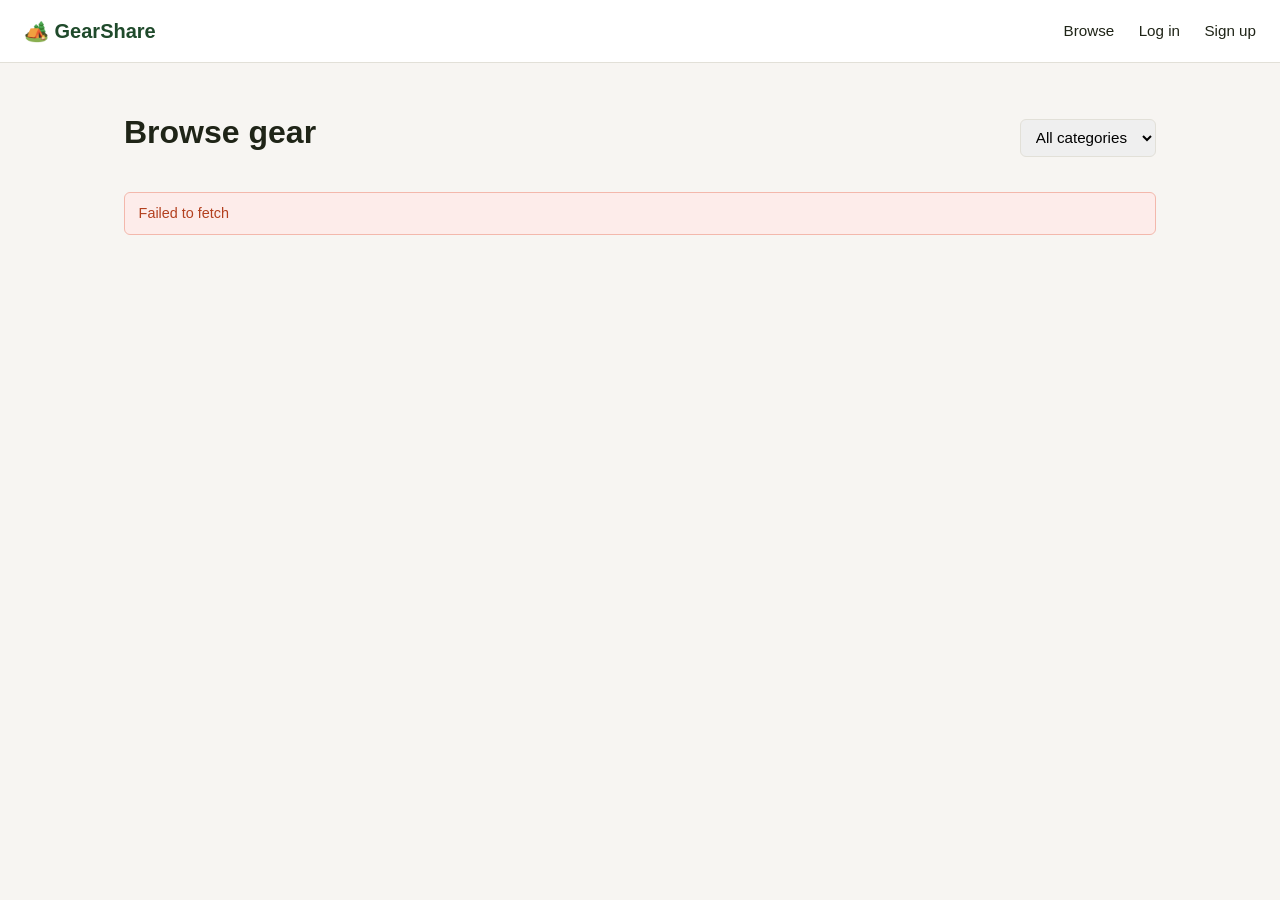
<file: web/index.html>
<!DOCTYPE html>
<html lang="en">
<head>
  <meta charset="UTF-8" />
  <meta name="viewport" content="width=device-width, initial-scale=1.0" />
  <title>GearShare — Browse Gear</title>
  <link rel="stylesheet" href="css/styles.css" />
</head>
<body>
  <header class="site-header">
    <a class="brand" href="index.html">🏕️ GearShare</a>
    <nav class="site-nav" id="site-nav"></nav>
  </header>

  <main>
    <div class="section-title">
      <h1>Browse gear</h1>
      <select id="category-filter">
        <option value="">All categories</option>
      </select>
    </div>

    <p id="error" class="error-message" hidden></p>
    <div id="listings" class="grid"></div>
  </main>

  <script src="js/api.js"></script>
  <script src="js/auth.js"></script>
  <script>
    async function loadCategories() {
      try {
        const cats = await GearShare.listCategories();
        const select = document.getElementById("category-filter");
        cats.forEach((c) => {
          const opt = document.createElement("option");
          opt.value = c.id;
          opt.textContent = c.name;
          select.appendChild(opt);
        });
      } catch (err) {
        console.error("failed to load categories", err);
      }
    }

    function renderListing(item) {
      const card = document.createElement("a");
      card.href = `listing.html?id=${item.listing_id}`;
      card.className = "card listing-card";
      card.style.textDecoration = "none";
      card.style.color = "inherit";
      card.innerHTML = `
        <h3>${item.title}</h3>
        <div class="meta">${item.category_name} · listed by ${item.owner_name}</div>
        <div class="meta">★ ${item.avg_rating.toFixed(1)} (${item.review_count} reviews)</div>
        <div class="price">$${(item.price_per_day_cents / 100).toFixed(2)} / day</div>
      `;
      return card;
    }

    async function loadListings() {
      const container = document.getElementById("listings");
      const errorBox = document.getElementById("error");
      try {
        // GET /api/v1/listings is served by the JOIN-optimized feed query
        // (internal/listing/query_optimized.go) with ETag/Cache-Control
        // headers — a repeat load within 30s can come back as a 304.
        const items = await GearShare.listListings(40, 0);
        container.innerHTML = "";
        if (!items || items.length === 0) {
          container.innerHTML = '<p class="muted">No gear listed yet. <a href="register.html">Sign up as an owner</a> to list something.</p>';
          return;
        }
        items.forEach((item) => container.appendChild(renderListing(item)));
      } catch (err) {
        errorBox.textContent = err.message;
        errorBox.hidden = false;
      }
    }

    loadCategories();
    loadListings();
  </script>
</body>
</html>
</file>
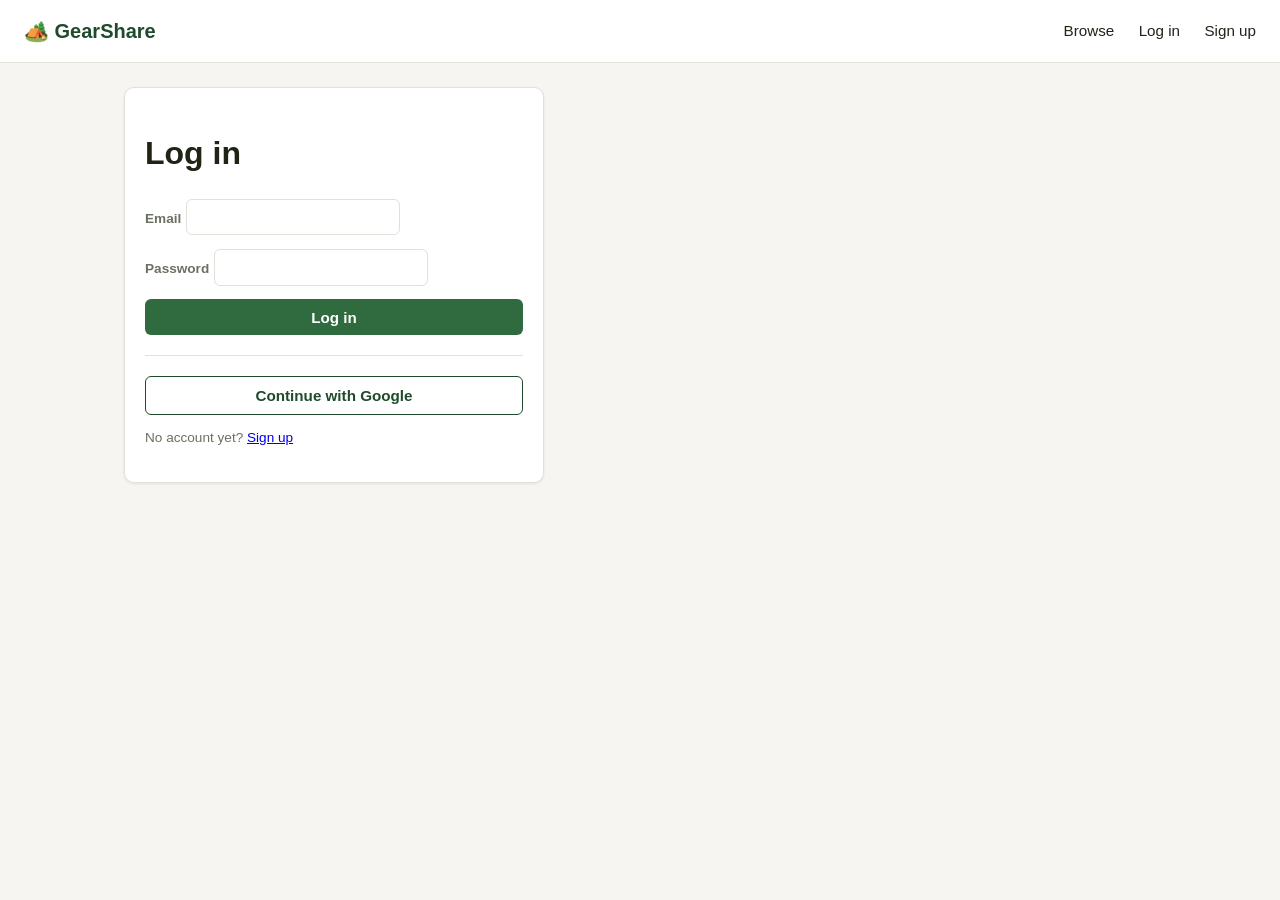
<file: web/booking.html>
<!DOCTYPE html>
<html lang="en">
<head>
  <meta charset="UTF-8" />
  <meta name="viewport" content="width=device-width, initial-scale=1.0" />
  <title>GearShare — Book Gear</title>
  <link rel="stylesheet" href="css/styles.css" />
</head>
<body>
  <header class="site-header">
    <a class="brand" href="index.html">🏕️ GearShare</a>
    <nav class="site-nav" id="site-nav"></nav>
  </header>

  <main>
    <div class="card" style="max-width:460px;">
      <h1>Request a booking</h1>
      <p id="listing-summary" class="muted"></p>
      <p id="error" class="error-message" hidden></p>
      <p id="success" class="badge approved" hidden></p>

      <form class="stack" id="booking-form">
        <div>
          <label for="start_date">Start date</label>
          <input id="start_date" type="date" required />
        </div>
        <div>
          <label for="end_date">End date</label>
          <input id="end_date" type="date" required />
        </div>
        <button type="submit">Request booking</button>
      </form>
    </div>
  </main>

  <script src="js/api.js"></script>
  <script src="js/auth.js"></script>
  <script>
    GearShareAuth.requireAuth();

    const params = new URLSearchParams(window.location.search);
    const listingId = params.get("listing_id");

    async function loadSummary() {
      try {
        const item = await GearShare.getListing(listingId);
        document.getElementById("listing-summary").textContent =
          `${item.title} — $${(item.price_per_day_cents / 100).toFixed(2)}/day`;
      } catch (err) {
        console.error(err);
      }
    }
    loadSummary();

    document.getElementById("booking-form").addEventListener("submit", async (e) => {
      e.preventDefault();
      const errorBox = document.getElementById("error");
      const successBox = document.getElementById("success");
      errorBox.hidden = true;
      successBox.hidden = true;
      try {
        const booking = await GearShare.createBooking(
          Number(listingId),
          document.getElementById("start_date").value,
          document.getElementById("end_date").value
        );
        successBox.textContent = `Booking #${booking.id} requested — total $${(booking.total_price_cents / 100).toFixed(2)}. Waiting on owner approval.`;
        successBox.hidden = false;
        document.getElementById("booking-form").reset();
      } catch (err) {
        errorBox.textContent = err.message;
        errorBox.hidden = false;
      }
    });
  </script>
</body>
</html>
</file>
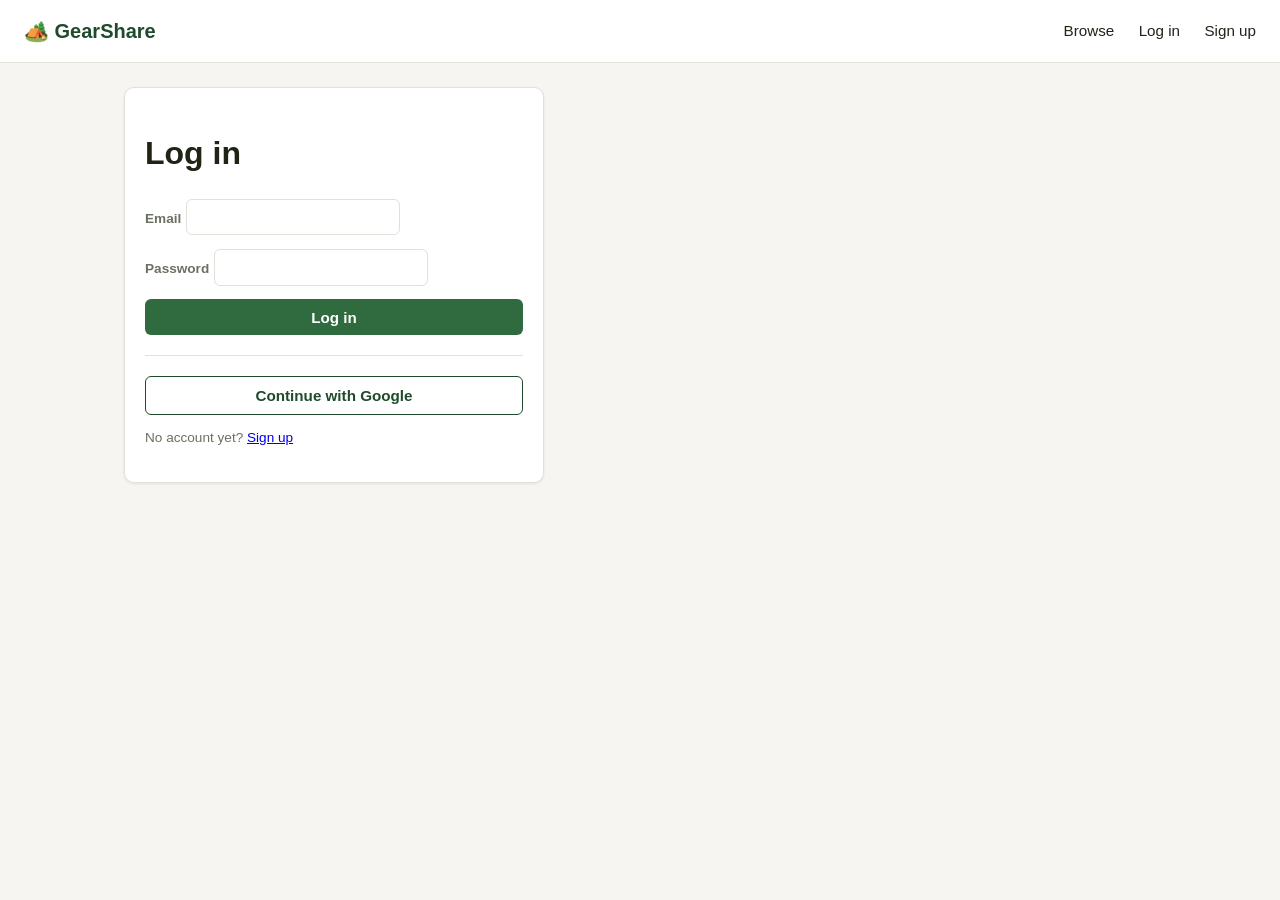
<file: web/dashboard.html>
<!DOCTYPE html>
<html lang="en">
<head>
  <meta charset="UTF-8" />
  <meta name="viewport" content="width=device-width, initial-scale=1.0" />
  <title>GearShare — Owner Dashboard</title>
  <link rel="stylesheet" href="css/styles.css" />
</head>
<body>
  <header class="site-header">
    <a class="brand" href="index.html">🏕️ GearShare</a>
    <nav class="site-nav" id="site-nav"></nav>
  </header>

  <main>
    <div class="section-title">
      <h1>Your bookings</h1>
      <span class="muted"><span class="live-dot" id="live-dot"></span><span id="live-status">connecting…</span></span>
    </div>
    <p id="error" class="error-message" hidden></p>
    <div id="bookings" class="grid"></div>
  </main>

  <script src="js/api.js"></script>
  <script src="js/auth.js"></script>
  <script src="js/sse.js"></script>
  <script src="js/polling.js"></script>
  <script>
    GearShareAuth.requireAuth();

    const bookingsById = new Map();

    function setLiveStatus(on, text) {
      document.getElementById("live-dot").classList.toggle("on", on);
      document.getElementById("live-status").textContent = text;
    }

    function renderBooking(b) {
      const card = document.createElement("div");
      card.className = "card";
      card.id = `booking-${b.id}`;
      card.innerHTML = `
        <div class="section-title">
          <strong>Booking #${b.id}</strong>
          <span class="badge ${b.status}">${b.status}</span>
        </div>
        <div class="meta">Listing #${b.listing_id} · ${b.start_date} → ${b.end_date}</div>
        <div class="price">$${(b.total_price_cents / 100).toFixed(2)}</div>
        ${b.status === "requested" ? `
          <div style="margin-top:0.6rem;display:flex;gap:0.5rem;">
            <button onclick="approve(${b.id})">Approve</button>
            <button class="danger" onclick="reject(${b.id})">Reject</button>
          </div>` : ""}
      `;
      return card;
    }

    function upsertBooking(b) {
      bookingsById.set(b.id, b);
      const container = document.getElementById("bookings");
      const existing = document.getElementById(`booking-${b.id}`);
      const card = renderBooking(b);
      if (existing) existing.replaceWith(card);
      else container.prepend(card);
    }

    async function approve(id) {
      try { upsertBooking(await GearShare.approveBooking(id)); } catch (err) { alert(err.message); }
    }
    async function reject(id) {
      try { upsertBooking(await GearShare.rejectBooking(id)); } catch (err) { alert(err.message); }
    }

    async function loadInitialBookings() {
      try {
        const bookings = await GearShare.listMyBookings();
        bookings.forEach(upsertBooking);
      } catch (err) {
        document.getElementById("error").textContent = err.message;
        document.getElementById("error").hidden = false;
      }
    }
    loadInitialBookings();

    // Real-time: SSE is the primary transport (internal/realtime/sse.go).
    // If EventSource itself isn't available in this browser, fall back to
    // long-polling per booking (internal/realtime/polling.go) — the
    // requirement checklist's "long/short polling" fallback path.
    if (window.EventSource) {
      GearShareSSE.watchBookingEvents({
        onOpen: () => setLiveStatus(true, "live"),
        onUpdate: (b) => upsertBooking(b),
        onError: () => setLiveStatus(false, "reconnecting…"),
      });
    } else {
      setLiveStatus(false, "polling (no SSE support)");
      bookingsById.forEach((_, id) => GearSharePolling.pollBooking(id, { onUpdate: upsertBooking }));
    }
  </script>
</body>
</html>
</file>
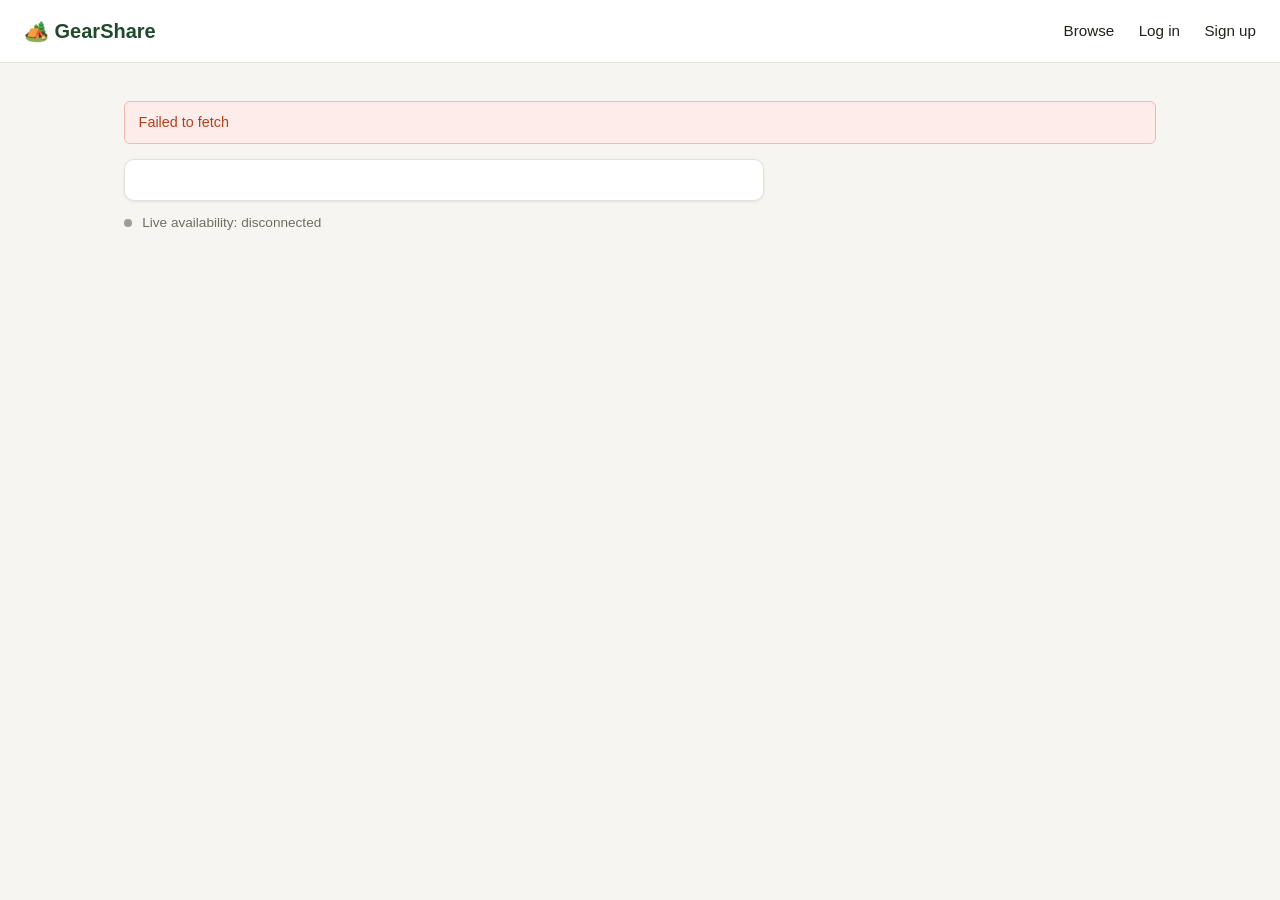
<file: web/listing.html>
<!DOCTYPE html>
<html lang="en">
<head>
  <meta charset="UTF-8" />
  <meta name="viewport" content="width=device-width, initial-scale=1.0" />
  <title>GearShare — Listing</title>
  <link rel="stylesheet" href="css/styles.css" />
</head>
<body>
  <header class="site-header">
    <a class="brand" href="index.html">🏕️ GearShare</a>
    <nav class="site-nav" id="site-nav"></nav>
  </header>

  <main>
    <p id="error" class="error-message" hidden></p>
    <div id="listing" class="card" style="max-width:640px;"></div>

    <p class="muted" style="margin-top:0.75rem;">
      <span class="live-dot" id="live-dot"></span>
      <span id="live-status">Live availability: connecting…</span>
    </p>
  </main>

  <script src="js/api.js"></script>
  <script src="js/auth.js"></script>
  <script src="js/ws.js"></script>
  <script>
    const params = new URLSearchParams(window.location.search);
    const listingId = params.get("id");

    async function loadListing() {
      const container = document.getElementById("listing");
      const errorBox = document.getElementById("error");
      try {
        const item = await GearShare.getListing(listingId);
        container.innerHTML = `
          <h1>${item.title}</h1>
          <div class="meta">${item.category_name} · listed by ${item.owner_name}</div>
          <div class="meta">★ ${item.avg_rating.toFixed(1)} (${item.review_count} reviews)</div>
          <p class="price">$${(item.price_per_day_cents / 100).toFixed(2)} / day · $${(item.deposit_cents / 100).toFixed(2)} deposit</p>
          <a href="booking.html?listing_id=${item.listing_id}"><button>Book this gear</button></a>
        `;
      } catch (err) {
        errorBox.textContent = err.message;
        errorBox.hidden = false;
      }
    }

    loadListing();

    // Real-time availability over WebSocket (internal/realtime/websocket.go,
    // GET /ws/listings/{id}) — see web/js/ws.js. Falls back silently if the
    // backend doesn't have the realtime layer wired yet (Phase 2).
    GearShareWS.watchListingAvailability(listingId, {
      onOpen: () => setLiveStatus(true, "Live availability: connected"),
      onMessage: (msg) => setLiveStatus(true, "Live availability: " + msg),
      onClose: () => setLiveStatus(false, "Live availability: disconnected"),
      onError: () => setLiveStatus(false, "Live availability: unavailable"),
    });

    function setLiveStatus(on, text) {
      document.getElementById("live-dot").classList.toggle("on", on);
      document.getElementById("live-status").textContent = text;
    }
  </script>
</body>
</html>
</file>
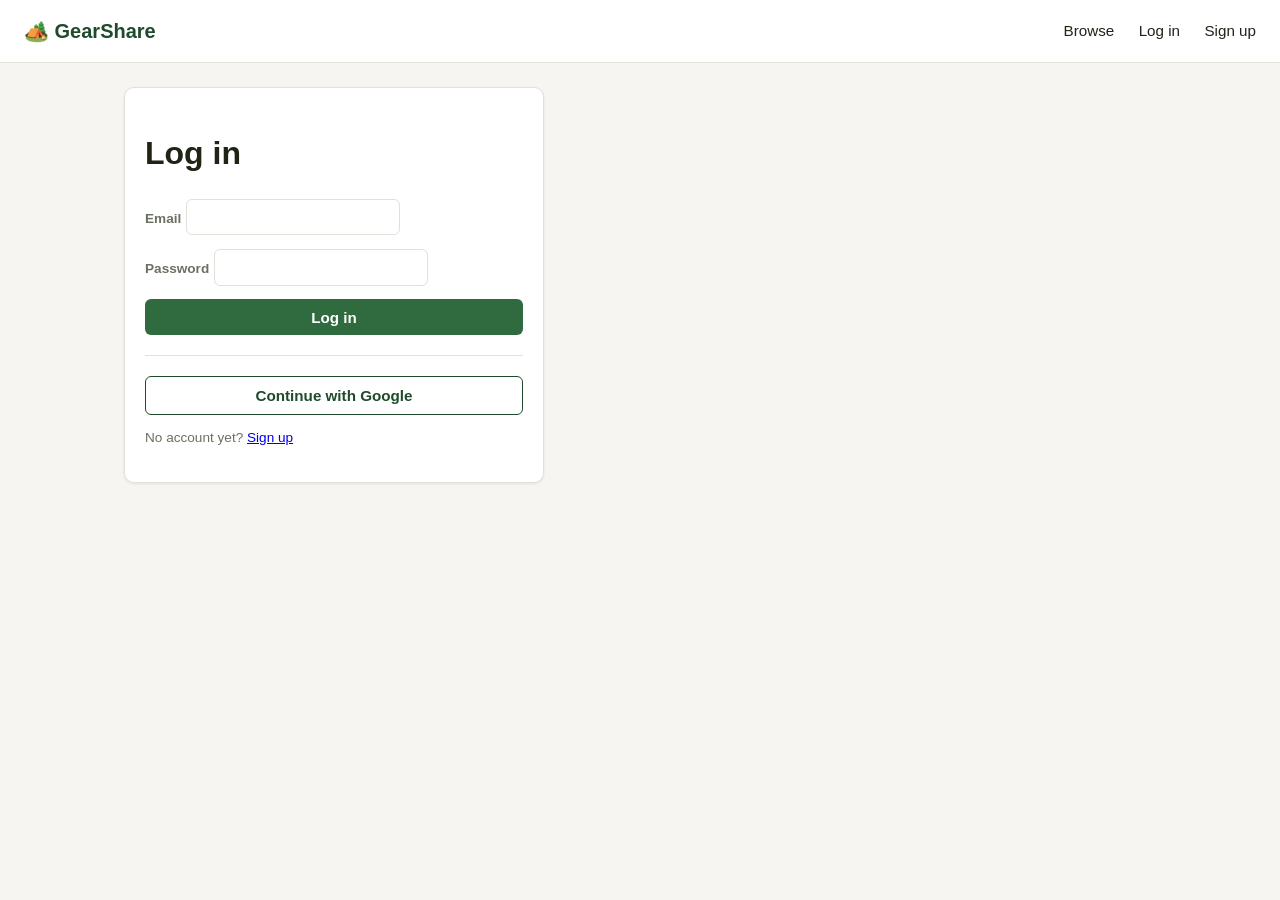
<file: web/login.html>
<!DOCTYPE html>
<html lang="en">
<head>
  <meta charset="UTF-8" />
  <meta name="viewport" content="width=device-width, initial-scale=1.0" />
  <title>GearShare — Log In</title>
  <link rel="stylesheet" href="css/styles.css" />
</head>
<body>
  <header class="site-header">
    <a class="brand" href="index.html">🏕️ GearShare</a>
    <nav class="site-nav" id="site-nav"></nav>
  </header>

  <main>
    <div class="card" style="max-width:420px;">
      <h1>Log in</h1>
      <p id="error" class="error-message" hidden></p>
      <form class="stack" id="login-form">
        <div>
          <label for="email">Email</label>
          <input id="email" type="email" required />
        </div>
        <div>
          <label for="password">Password</label>
          <input id="password" type="password" required />
        </div>
        <button type="submit">Log in</button>
      </form>

      <hr style="margin:1.25rem 0;border:none;border-top:1px solid var(--color-border);" />

      <!-- OAuth2 + OIDC: distinct auth style from the JWT-password flow above.
           See internal/auth/oauth_google.go / oidc.go (Phase 4). -->
      <a href="/api/v1/auth/oauth/google" class="button" style="display:block;text-align:center;">
        <button type="button" class="secondary" style="width:100%;" onclick="window.location.href='/api/v1/auth/oauth/google'">
          Continue with Google
        </button>
      </a>

      <p class="muted">No account yet? <a href="register.html">Sign up</a></p>
    </div>
  </main>

  <script src="js/api.js"></script>
  <script src="js/auth.js"></script>
  <script>
    document.getElementById("login-form").addEventListener("submit", async (e) => {
      e.preventDefault();
      const errorBox = document.getElementById("error");
      errorBox.hidden = true;
      try {
        const result = await GearShare.login(
          document.getElementById("email").value,
          document.getElementById("password").value
        );
        GearShare.setSession(result.access_token, result.user);
        window.location.href = "index.html";
      } catch (err) {
        errorBox.textContent = err.message;
        errorBox.hidden = false;
      }
    });
  </script>
</body>
</html>
</file>
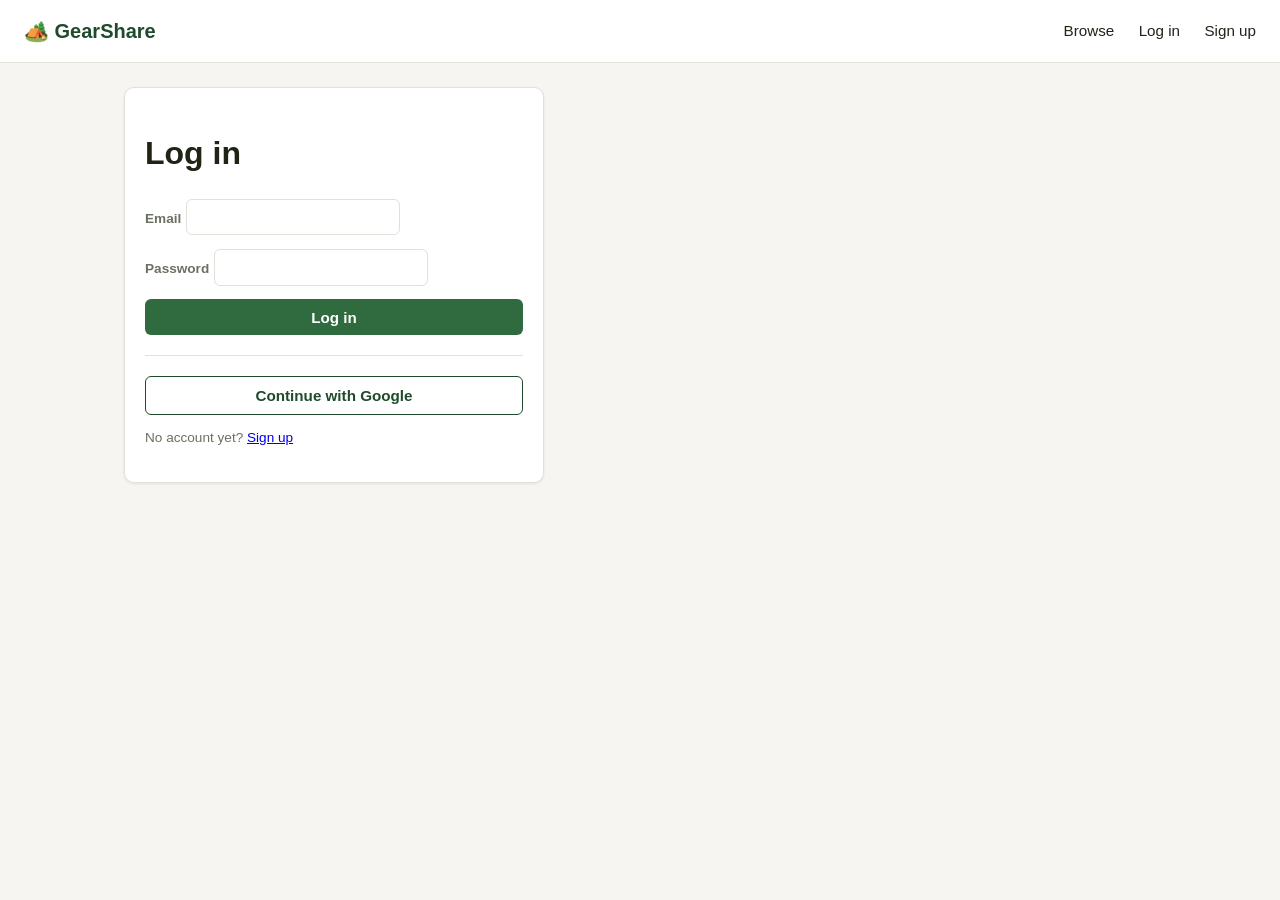
<file: web/new-listing.html>
<!DOCTYPE html>
<html lang="en">
<head>
  <meta charset="UTF-8" />
  <meta name="viewport" content="width=device-width, initial-scale=1.0" />
  <title>GearShare — List Your Gear</title>
  <link rel="stylesheet" href="css/styles.css" />
</head>
<body>
  <header class="site-header">
    <a class="brand" href="index.html">🏕️ GearShare</a>
    <nav class="site-nav" id="site-nav"></nav>
  </header>

  <main>
    <div class="card" style="max-width:480px;">
      <h1>List your gear</h1>
      <p id="error" class="error-message" hidden></p>
      <form class="stack" id="listing-form">
        <div>
          <label for="category_id">Category</label>
          <select id="category_id" required></select>
        </div>
        <div>
          <label for="title">Title</label>
          <input id="title" required maxlength="180" />
        </div>
        <div>
          <label for="description">Description</label>
          <textarea id="description" rows="4" style="width:100%;padding:0.55rem 0.7rem;border:1px solid var(--color-border);border-radius:6px;font-family:inherit;"></textarea>
        </div>
        <div>
          <label for="price_per_day">Price per day ($)</label>
          <input id="price_per_day" type="number" min="0.01" step="0.01" required />
        </div>
        <div>
          <label for="deposit">Deposit ($)</label>
          <input id="deposit" type="number" min="0" step="0.01" value="0" />
        </div>
        <button type="submit">Create listing</button>
      </form>
    </div>
  </main>

  <script src="js/api.js"></script>
  <script src="js/auth.js"></script>
  <script>
    GearShareAuth.requireAuth();
    const user = GearShare.getUser();
    if (user && user.role !== "owner") {
      document.querySelector("main").innerHTML =
        '<p class="error-message">Only owner accounts can list gear. <a href="register.html">Sign up as an owner</a> to list something.</p>';
    }

    async function loadCategories() {
      try {
        const cats = await GearShare.listCategories();
        const select = document.getElementById("category_id");
        cats.forEach((c) => {
          const opt = document.createElement("option");
          opt.value = c.id;
          opt.textContent = c.name;
          select.appendChild(opt);
        });
      } catch (err) {
        console.error("failed to load categories", err);
      }
    }
    loadCategories();

    document.getElementById("listing-form").addEventListener("submit", async (e) => {
      e.preventDefault();
      const errorBox = document.getElementById("error");
      errorBox.hidden = true;
      try {
        const listing = await GearShare.createListing({
          category_id: Number(document.getElementById("category_id").value),
          title: document.getElementById("title").value,
          description: document.getElementById("description").value,
          price_per_day_cents: Math.round(Number(document.getElementById("price_per_day").value) * 100),
          deposit_cents: Math.round(Number(document.getElementById("deposit").value || 0) * 100),
        });
        window.location.href = `listing.html?id=${listing.id}`;
      } catch (err) {
        errorBox.textContent = err.message;
        errorBox.hidden = false;
      }
    });
  </script>
</body>
</html>
</file>
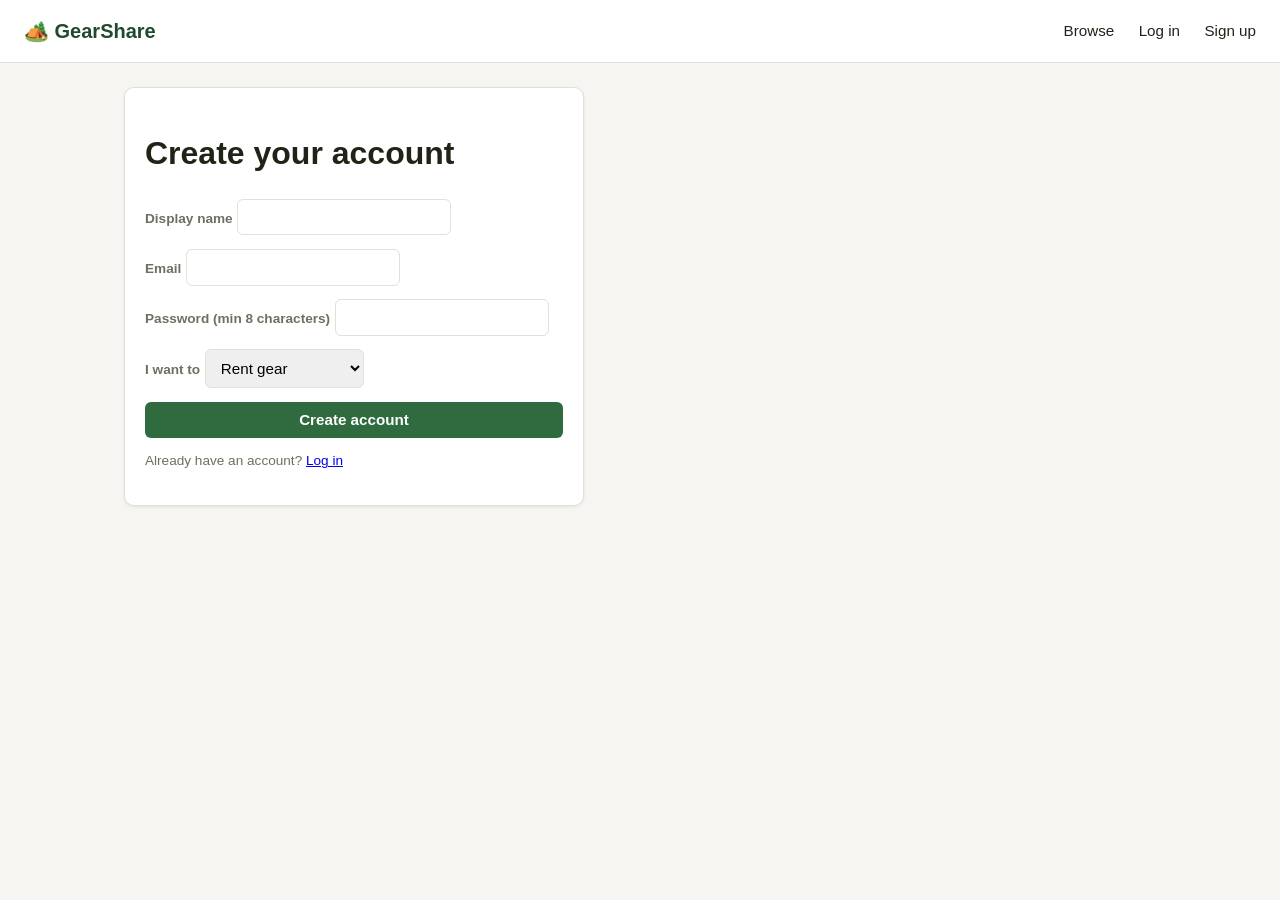
<file: web/register.html>
<!DOCTYPE html>
<html lang="en">
<head>
  <meta charset="UTF-8" />
  <meta name="viewport" content="width=device-width, initial-scale=1.0" />
  <title>GearShare — Sign Up</title>
  <link rel="stylesheet" href="css/styles.css" />
</head>
<body>
  <header class="site-header">
    <a class="brand" href="index.html">🏕️ GearShare</a>
    <nav class="site-nav" id="site-nav"></nav>
  </header>

  <main>
    <div class="card" style="max-width:460px;">
      <h1>Create your account</h1>
      <p id="error" class="error-message" hidden></p>
      <form class="stack" id="register-form">
        <div>
          <label for="display_name">Display name</label>
          <input id="display_name" required />
        </div>
        <div>
          <label for="email">Email</label>
          <input id="email" type="email" required />
        </div>
        <div>
          <label for="password">Password (min 8 characters)</label>
          <input id="password" type="password" minlength="8" required />
        </div>
        <div>
          <label for="role">I want to</label>
          <select id="role">
            <option value="renter">Rent gear</option>
            <option value="owner">List my own gear</option>
          </select>
        </div>
        <button type="submit">Create account</button>
      </form>
      <p class="muted">Already have an account? <a href="login.html">Log in</a></p>
    </div>
  </main>

  <script src="js/api.js"></script>
  <script src="js/auth.js"></script>
  <script>
    document.getElementById("register-form").addEventListener("submit", async (e) => {
      e.preventDefault();
      const errorBox = document.getElementById("error");
      errorBox.hidden = true;
      try {
        const result = await GearShare.register(
          document.getElementById("email").value,
          document.getElementById("password").value,
          document.getElementById("display_name").value,
          document.getElementById("role").value
        );
        GearShare.setSession(result.access_token, result.user);
        window.location.href = "index.html";
      } catch (err) {
        errorBox.textContent = err.message;
        errorBox.hidden = false;
      }
    });
  </script>
</body>
</html>
</file>
<file: web/css/styles.css>
:root {
  --color-bg: #f7f5f2;
  --color-surface: #ffffff;
  --color-text: #1f2417;
  --color-muted: #6b7161;
  --color-border: #e2e0d8;
  --color-primary: #2f6b3f;
  --color-primary-dark: #1f4a2b;
  --color-danger: #b3401f;
  --radius: 10px;
  --shadow: 0 1px 3px rgba(0, 0, 0, 0.08);
  font-family: -apple-system, BlinkMacSystemFont, "Segoe UI", Roboto, sans-serif;
}

* { box-sizing: border-box; }

body {
  margin: 0;
  background: var(--color-bg);
  color: var(--color-text);
  line-height: 1.5;
}

header.site-header {
  display: flex;
  align-items: center;
  justify-content: space-between;
  padding: 1rem 1.5rem;
  background: var(--color-surface);
  border-bottom: 1px solid var(--color-border);
}

header.site-header a.brand {
  font-weight: 700;
  font-size: 1.25rem;
  color: var(--color-primary-dark);
  text-decoration: none;
}

nav.site-nav a {
  color: var(--color-text);
  text-decoration: none;
  margin-left: 1.25rem;
  font-size: 0.95rem;
}

nav.site-nav a:hover { color: var(--color-primary); }

main {
  max-width: 1080px;
  margin: 0 auto;
  padding: 1.5rem;
}

.card {
  background: var(--color-surface);
  border: 1px solid var(--color-border);
  border-radius: var(--radius);
  box-shadow: var(--shadow);
  padding: 1.25rem;
}

.grid {
  display: grid;
  grid-template-columns: repeat(auto-fill, minmax(240px, 1fr));
  gap: 1rem;
}

.listing-card h3 { margin: 0 0 0.35rem; font-size: 1.05rem; }
.listing-card .meta { color: var(--color-muted); font-size: 0.85rem; margin-bottom: 0.5rem; }
.listing-card .price { font-weight: 700; color: var(--color-primary-dark); }

form.stack { display: flex; flex-direction: column; gap: 0.85rem; max-width: 420px; }

label { font-size: 0.85rem; font-weight: 600; color: var(--color-muted); }

input, textarea, select {
  padding: 0.55rem 0.7rem;
  border: 1px solid var(--color-border);
  border-radius: 6px;
  font-size: 0.95rem;
  font-family: inherit;
}

button {
  padding: 0.6rem 1.1rem;
  border: none;
  border-radius: 6px;
  background: var(--color-primary);
  color: #fff;
  font-weight: 600;
  cursor: pointer;
  font-size: 0.95rem;
}

button:hover { background: var(--color-primary-dark); }
button.secondary { background: transparent; color: var(--color-primary-dark); border: 1px solid var(--color-primary-dark); }
button.danger { background: var(--color-danger); }

.badge {
  display: inline-block;
  padding: 0.15rem 0.55rem;
  border-radius: 999px;
  font-size: 0.75rem;
  font-weight: 600;
  background: #e7f0e9;
  color: var(--color-primary-dark);
}

.badge.requested { background: #fbeecb; color: #7a5b0a; }
.badge.approved, .badge.active { background: #e2f2e5; color: var(--color-primary-dark); }
.badge.rejected, .badge.cancelled, .badge.disputed { background: #f7e0da; color: var(--color-danger); }
.badge.completed { background: #dcecf7; color: #1c5680; }

.error-message {
  background: #fdecea;
  border: 1px solid #f3b8ac;
  color: var(--color-danger);
  padding: 0.6rem 0.85rem;
  border-radius: 6px;
  font-size: 0.9rem;
}

.section-title {
  display: flex;
  align-items: baseline;
  justify-content: space-between;
  margin-bottom: 0.75rem;
}

.muted { color: var(--color-muted); font-size: 0.85rem; }
.live-dot { display: inline-block; width: 8px; height: 8px; border-radius: 50%; background: #9aa08e; margin-right: 0.4rem; }
.live-dot.on { background: #35a852; box-shadow: 0 0 0 3px rgba(53, 168, 82, 0.2); }
</file>
